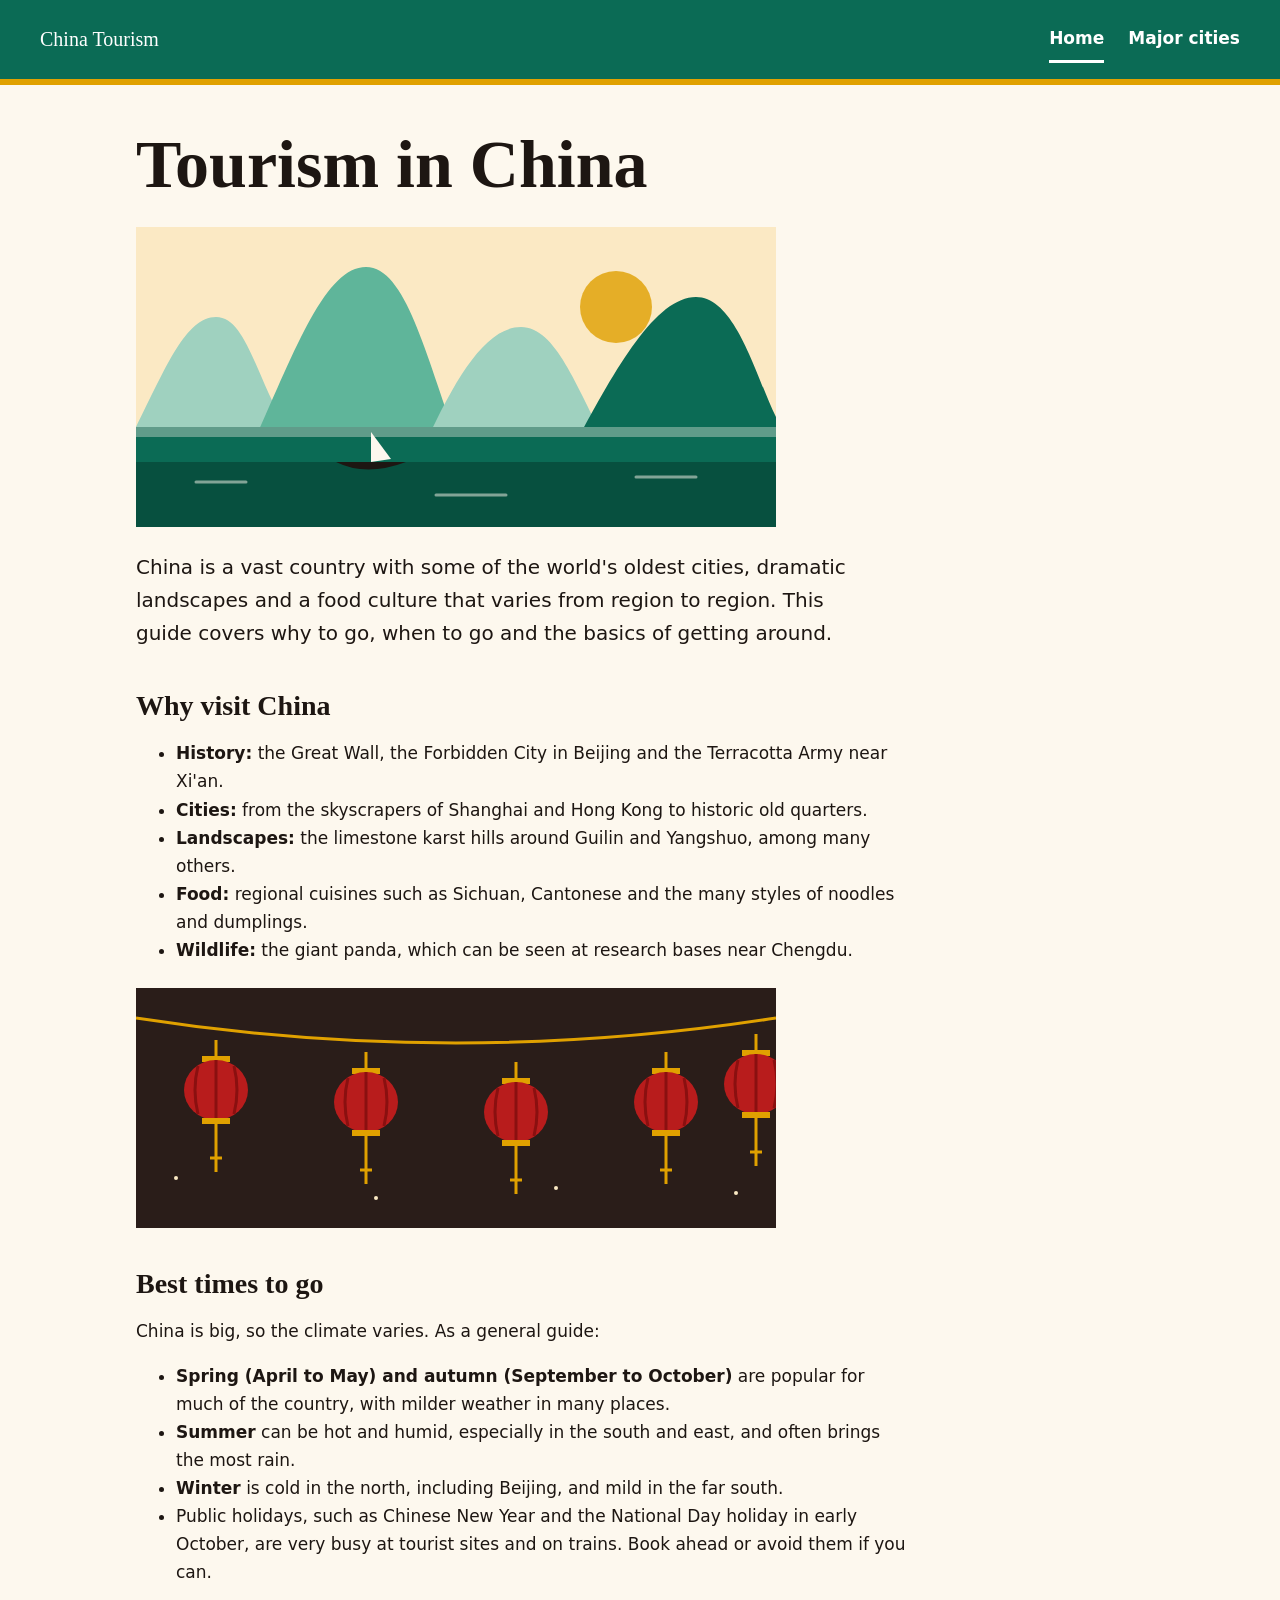
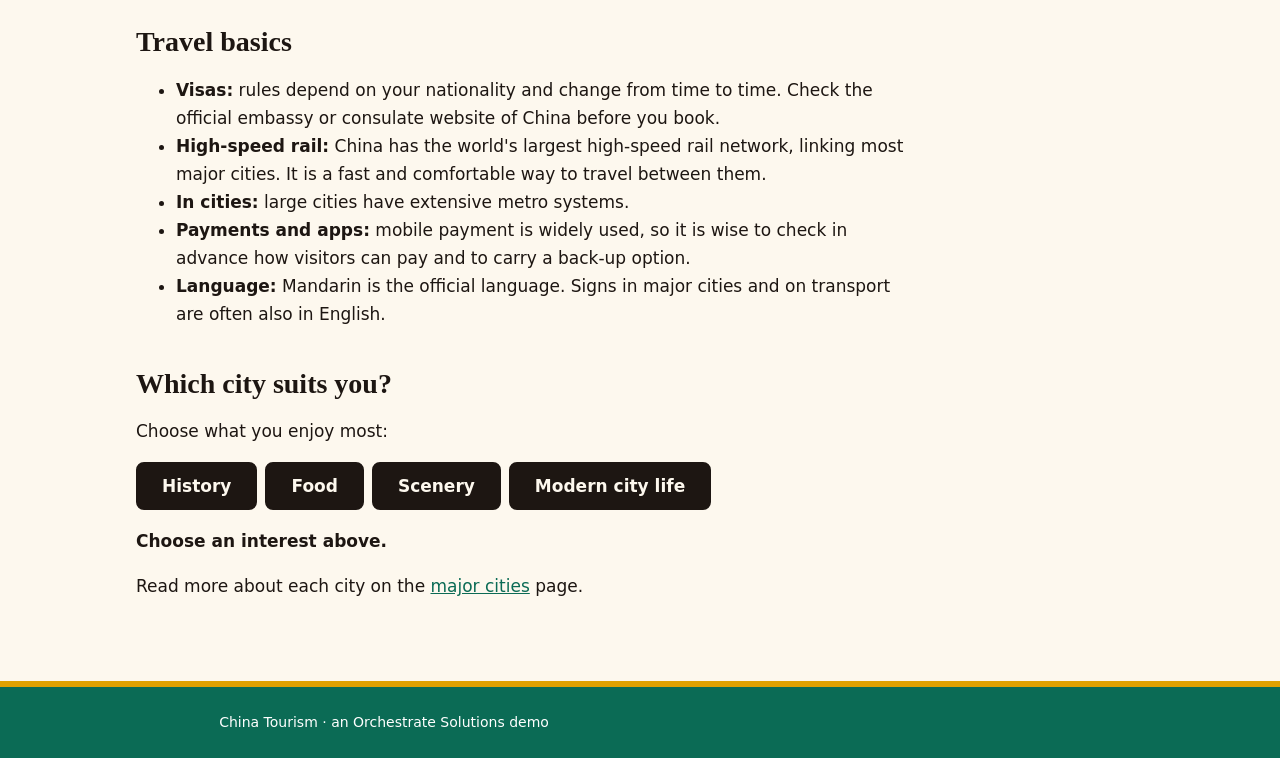
<file: index.html>
<!doctype html>
<html lang="en">
<head>
  <meta charset="utf-8">
  <meta name="viewport" content="width=device-width, initial-scale=1">
  <title>Home | China Tourism</title>
  <link rel="stylesheet" href="css/tokens.css">
  <link rel="stylesheet" href="css/layout.css">
  <link rel="stylesheet" href="css/site.css">
</head>
<body>
  <a class="skip-link" href="#main">Skip to content</a>
  <header class="site-header">
    <a class="brand" href="index.html">China Tourism</a>
    <nav aria-label="Main">
      <ul>
        <li><a href="index.html">Home</a></li>
        <li><a href="pages/cities.html">Major cities</a></li>
      </ul>
    </nav>
  </header>
  <main id="main">
    <h1>Tourism in China</h1>
    <img src="assets/karst-mountains.svg" width="640" height="300" style="max-width:100%;height:auto" alt="Misty green limestone peaks over a river with a small boat">
    <p class="lead">China is a vast country with some of the world's oldest cities, dramatic landscapes and a food culture that varies from region to region. This guide covers why to go, when to go and the basics of getting around.</p>

    <section aria-labelledby="why">
      <h2 id="why">Why visit China</h2>
      <ul>
        <li><strong>History:</strong> the Great Wall, the Forbidden City in Beijing and the Terracotta Army near Xi'an.</li>
        <li><strong>Cities:</strong> from the skyscrapers of Shanghai and Hong Kong to historic old quarters.</li>
        <li><strong>Landscapes:</strong> the limestone karst hills around Guilin and Yangshuo, among many others.</li>
        <li><strong>Food:</strong> regional cuisines such as Sichuan, Cantonese and the many styles of noodles and dumplings.</li>
        <li><strong>Wildlife:</strong> the giant panda, which can be seen at research bases near Chengdu.</li>
      </ul>
    </section>

    <section aria-labelledby="when">
      <img src="assets/lanterns.svg" width="640" height="240" style="max-width:100%;height:auto" alt="A string of red paper lanterns against a dark evening sky">

      <h2 id="when">Best times to go</h2>
      <p>China is big, so the climate varies. As a general guide:</p>
      <ul>
        <li><strong>Spring (April to May) and autumn (September to October)</strong> are popular for much of the country, with milder weather in many places.</li>
        <li><strong>Summer</strong> can be hot and humid, especially in the south and east, and often brings the most rain.</li>
        <li><strong>Winter</strong> is cold in the north, including Beijing, and mild in the far south.</li>
        <li>Public holidays, such as Chinese New Year and the National Day holiday in early October, are very busy at tourist sites and on trains. Book ahead or avoid them if you can.</li>
      </ul>
    </section>

    <section aria-labelledby="basics">
      <h2 id="basics">Travel basics</h2>
      <ul>
        <li><strong>Visas:</strong> rules depend on your nationality and change from time to time. Check the official embassy or consulate website of China before you book.</li>
        <li><strong>High-speed rail:</strong> China has the world's largest high-speed rail network, linking most major cities. It is a fast and comfortable way to travel between them.</li>
        <li><strong>In cities:</strong> large cities have extensive metro systems.</li>
        <li><strong>Payments and apps:</strong> mobile payment is widely used, so it is wise to check in advance how visitors can pay and to carry a back-up option.</li>
        <li><strong>Language:</strong> Mandarin is the official language. Signs in major cities and on transport are often also in English.</li>
      </ul>
    </section>

    <section aria-labelledby="pick">
      <h2 id="pick">Which city suits you?</h2>
      <p>Choose what you enjoy most:</p>
      <div id="interest-buttons" role="group" aria-label="Interests"></div>
      <p id="interest-result" role="status" aria-live="polite">Choose an interest above.</p>
      <p>Read more about each city on the <a href="pages/cities.html">major cities</a> page.</p>
    </section>
  </main>
  <footer class="site-footer"><p>China Tourism &middot; an Orchestrate Solutions demo</p></footer>
  <script src="js/nav.js"></script>
  <script src="js/app.js"></script>
</body>
</html>
</file>
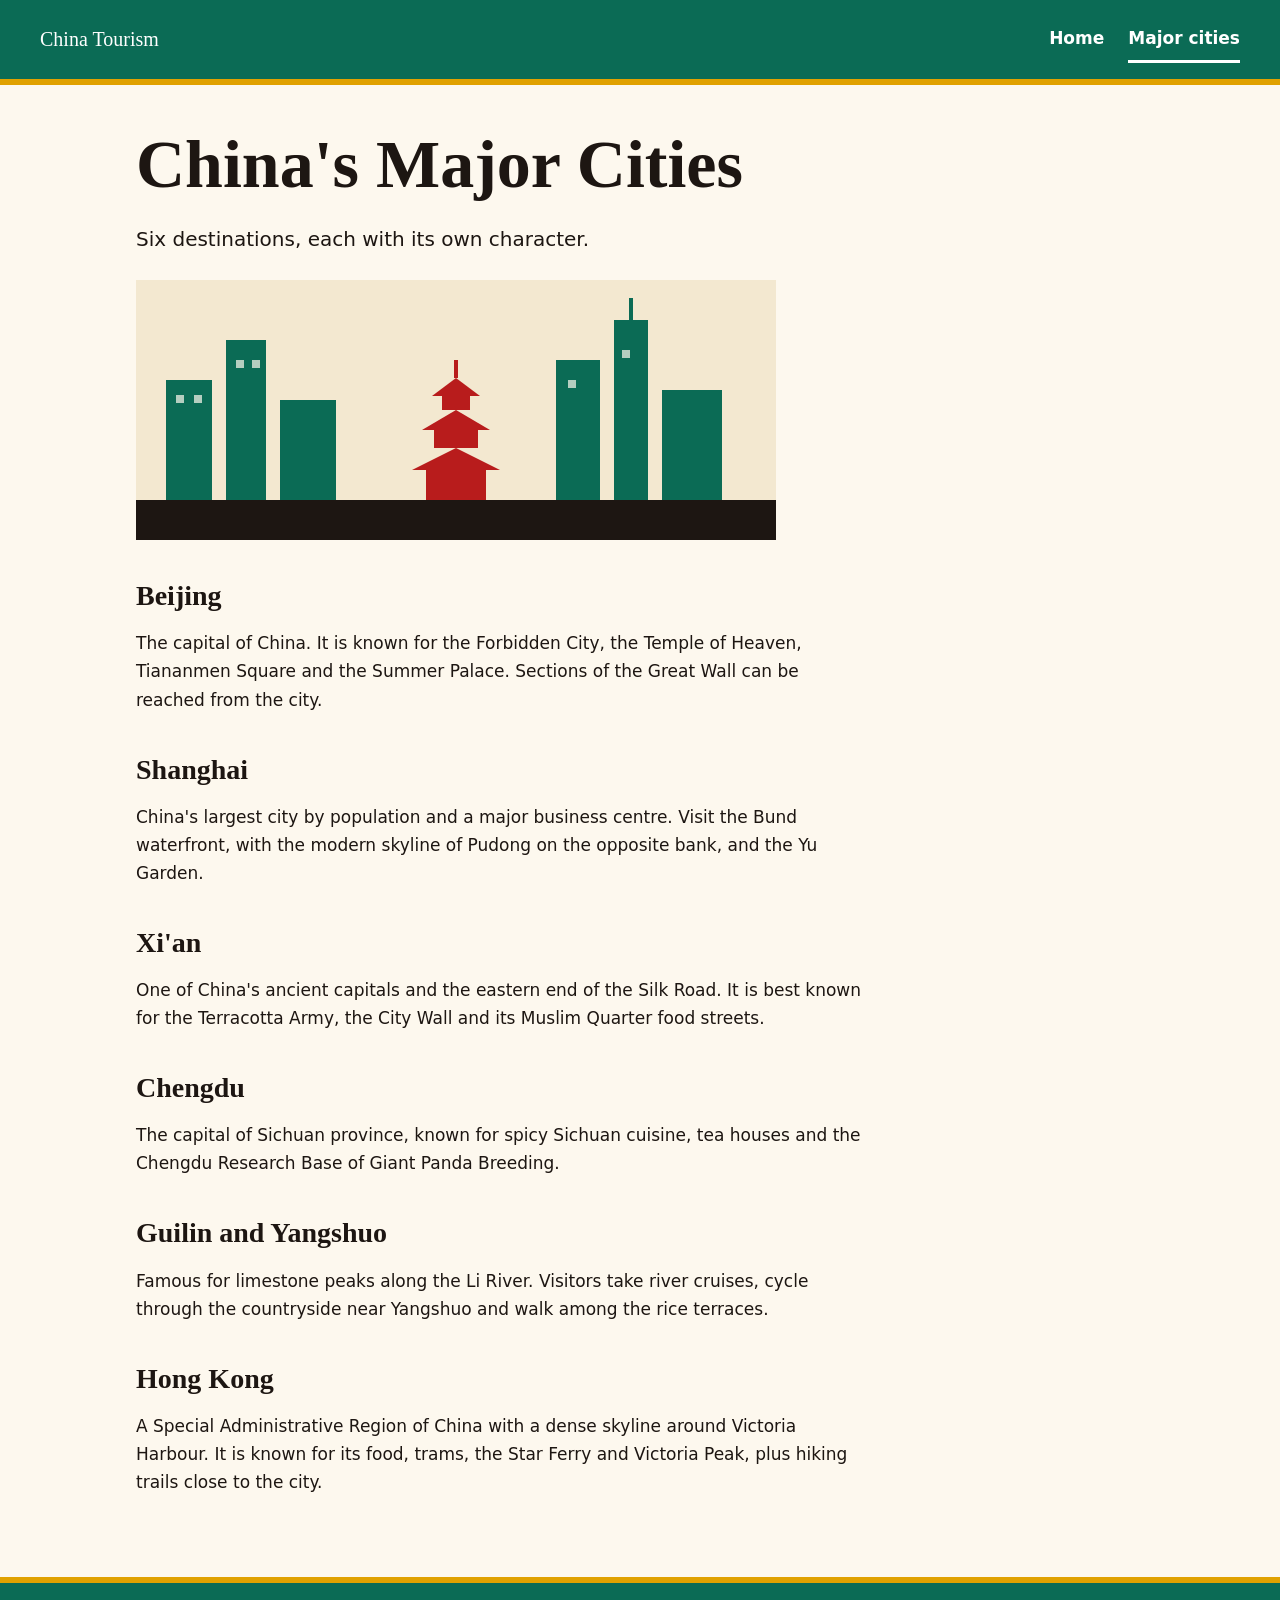
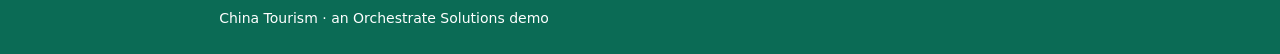
<file: pages/cities.html>
<!doctype html>
<html lang="en">
<head>
  <meta charset="utf-8">
  <meta name="viewport" content="width=device-width, initial-scale=1">
  <title>Major cities | China Tourism</title>
  <link rel="stylesheet" href="../css/tokens.css">
  <link rel="stylesheet" href="../css/layout.css">
  <link rel="stylesheet" href="../css/site.css">
</head>
<body>
  <a class="skip-link" href="#main">Skip to content</a>
  <header class="site-header">
    <a class="brand" href="../index.html">China Tourism</a>
    <nav aria-label="Main">
      <ul>
        <li><a href="../index.html">Home</a></li>
        <li><a href="../pages/cities.html">Major cities</a></li>
      </ul>
    </nav>
  </header>
  <main id="main">
    <h1>China's Major Cities</h1>
    <p class="lead">Six destinations, each with its own character.</p>

    <img src="../assets/skyline.svg" width="640" height="260" style="max-width:100%;height:auto" alt="Modern city skyline with a traditional tiered pagoda in front">

    <section aria-labelledby="beijing">
      <h2 id="beijing">Beijing</h2>
      <p>The capital of China. It is known for the Forbidden City, the Temple of Heaven, Tiananmen Square and the Summer Palace. Sections of the Great Wall can be reached from the city.</p>
    </section>

    <section aria-labelledby="shanghai">
      <h2 id="shanghai">Shanghai</h2>
      <p>China's largest city by population and a major business centre. Visit the Bund waterfront, with the modern skyline of Pudong on the opposite bank, and the Yu Garden.</p>
    </section>

    <section aria-labelledby="xian">
      <h2 id="xian">Xi'an</h2>
      <p>One of China's ancient capitals and the eastern end of the Silk Road. It is best known for the Terracotta Army, the City Wall and its Muslim Quarter food streets.</p>
    </section>

    <section aria-labelledby="chengdu">
      <h2 id="chengdu">Chengdu</h2>
      <p>The capital of Sichuan province, known for spicy Sichuan cuisine, tea houses and the Chengdu Research Base of Giant Panda Breeding.</p>
    </section>

    <section aria-labelledby="guilin">
      <h2 id="guilin">Guilin and Yangshuo</h2>
      <p>Famous for limestone peaks along the Li River. Visitors take river cruises, cycle through the countryside near Yangshuo and walk among the rice terraces.</p>
    </section>

    <section aria-labelledby="hongkong">
      <h2 id="hongkong">Hong Kong</h2>
      <p>A Special Administrative Region of China with a dense skyline around Victoria Harbour. It is known for its food, trams, the Star Ferry and Victoria Peak, plus hiking trails close to the city.</p>
    </section>
  </main>
  <footer class="site-footer"><p>China Tourism &middot; an Orchestrate Solutions demo</p></footer>
  <script src="../js/nav.js"></script>
  <script src="../js/app.js"></script>
</body>
</html>
</file>
<file: css/tokens.css>
:root {
  /* Palette: vermilion, jade, imperial gold, ink on warm rice paper. Vivid but restrained.
     Contrast: --ink on --bg 16:1; --on-accent on --accent 6.2:1; --on-jade on --jade 8:1; --muted on --bg 7.6:1 */
  --bg: #fdf8ee;
  --surface: #f3e8d0;
  --ink: #1d1612;
  --muted: #55473c;
  --accent: #b81c1c;
  --accent-dark: #8a1010;
  --on-accent: #ffffff;
  --jade: #0b6b55;
  --on-jade: #ffffff;
  --gold: #e0a100;
  --border: #d9c9a8;
  --focus: #0050d8;

  /* Type: system fonts only; no imitation "oriental" display faces. Clean serif headings, sans body. */
  --font-display: Georgia, "Iowan Old Style", "Palatino Linotype", serif;
  --font-body: system-ui, -apple-system, "Segoe UI", Roboto, "Noto Sans", Arial, sans-serif;
  --text-sm: 0.875rem;
  --text-base: 1.0625rem;
  --text-lg: 1.25rem;
  --text-xl: 1.75rem;
  --text-2xl: clamp(2rem, 5vw, 3rem);
  --text-3xl: clamp(2.5rem, 7vw, 4.25rem);
  --leading: 1.65;
  --leading-tight: 1.12;

  --space-1: 0.25rem;
  --space-2: 0.5rem;
  --space-3: 1rem;
  --space-4: 1.5rem;
  --space-5: 2.5rem;
  --space-6: 4rem;
  --radius: 8px;
  --radius-lg: 16px;
  --max-width: 68rem;
}

@media (prefers-color-scheme: dark) {
  :root {
    --bg: #1a1210;
    --surface: #2a1d19;
    --ink: #fbf0dc;
    --muted: #dccbb0;
    --accent: #ff6a5c;
    --on-accent: #1a1210;
    --jade: #5cd0b0;
    --on-jade: #1a1210;
    --border: #4d3a30;
    --focus: #7fb0ff;
  }
}
</file>
<file: css/layout.css>
/* UI/UX: layout, header, nav, footer. Mobile first. */
*, *::before, *::after { box-sizing: border-box; }
body { margin: 0; background: var(--bg); color: var(--ink); font-family: var(--font-body); font-size: var(--text-base); line-height: var(--leading); }

:where(a, button, input, select, textarea, summary):focus-visible { outline: 3px solid var(--focus); outline-offset: 3px; }

.skip-link { position: absolute; left: var(--space-3); top: -4rem; z-index: 100; padding: var(--space-2) var(--space-3); background: var(--gold); color: #1d1612; font-weight: 700; border-radius: 6px; }
.skip-link:focus { top: var(--space-2); }

.site-header { position: relative; display: flex; flex-wrap: wrap; align-items: center; justify-content: space-between; gap: var(--space-2) var(--space-3); padding: var(--space-3); background: var(--jade); color: var(--on-jade); border-bottom: 6px solid var(--gold); }
.brand { color: var(--on-jade); font-family: var(--font-display); font-size: var(--text-lg); letter-spacing: 0; text-decoration: none; }
.site-header nav ul { display: flex; flex-wrap: wrap; gap: var(--space-1) var(--space-3); margin: 0; padding: 0; list-style: none; }
.site-header nav a { display: inline-block; padding: var(--space-2) 0; min-height: 44px; color: var(--on-jade); text-decoration: none; font-weight: 600; border-bottom: 3px solid transparent; }
.site-header nav a:hover { border-bottom-color: var(--on-jade); }
.site-header nav a[aria-current="page"] { border-bottom-color: var(--on-jade); font-weight: 800; }
.site-header a:focus-visible, .nav-toggle:focus-visible { outline-color: var(--on-jade); }

/* Menu button: only added by nav.js, so without JS the links simply show. */
.nav-toggle { min-height: 44px; min-width: 44px; padding: var(--space-2) var(--space-3); background: transparent; color: var(--on-jade); border: 2px solid var(--on-jade); border-radius: var(--radius); font: inherit; font-weight: 700; cursor: pointer; }
.js .site-header nav { flex-basis: 100%; }
.js .site-header nav[hidden] { display: none; }
.js .site-header nav ul { flex-direction: column; gap: 0; }
.js .site-header nav a { display: block; width: 100%; }

main { max-width: var(--max-width); margin: 0 auto; padding: var(--space-4) var(--space-3) var(--space-5); }
img, svg { max-width: 100%; height: auto; }

.site-footer { padding: var(--space-4) var(--space-3); background: var(--jade); color: var(--on-jade); border-top: 6px solid var(--gold); text-align: center; font-size: var(--text-sm); }
.site-footer p { margin: 0; }

@media (min-width: 48rem) {
  .site-header { padding: var(--space-3) var(--space-5); flex-wrap: nowrap; }
  .nav-toggle { display: none; }
  .js .site-header nav, .js .site-header nav[hidden] { display: block; flex-basis: auto; }
  .js .site-header nav ul { flex-direction: row; gap: var(--space-1) var(--space-4); }
  .js .site-header nav a { display: inline-block; width: auto; }
  main { padding: var(--space-5) var(--space-5) var(--space-6); }
}

@media (prefers-reduced-motion: reduce) { * { scroll-behavior: auto !important; transition: none !important; } }
</file>
<file: css/site.css>
/* Lead Dev: content styles (uses tokens.css; page shell is in layout.css) */
h1, h2, h3 { font-family: var(--font-display, inherit); line-height: 1.15; }
h1 { font-size: var(--text-3xl, 2.5rem); margin: 0 0 var(--space-3, 1rem); }
h2 { font-size: var(--text-xl, 1.6rem); margin: var(--space-5, 2.5rem) 0 var(--space-3, 1rem); }
.lead { font-size: var(--text-lg, 1.25rem); max-width: 46rem; }
p, li { max-width: 46rem; }
main a { color: var(--jade); }
main a:hover { color: var(--accent-dark); }
main img { display: block; margin: var(--space-4, 1.5rem) 0; }

#interest-buttons { display: flex; flex-wrap: wrap; gap: var(--space-2, 0.5rem); }
main button { min-height: 44px; padding: var(--space-2, 0.5rem) var(--space-4, 1.5rem); background: var(--ink); color: var(--bg); border: 2px solid var(--ink); border-radius: var(--radius, 4px); font: inherit; font-weight: 700; cursor: pointer; }
main button:hover { background: var(--accent-dark); border-color: var(--accent-dark); color: var(--on-accent); }
#interest-result { min-height: 1.6em; font-weight: 700; }

@media (prefers-color-scheme: dark) {
  main a:hover { color: var(--accent); }
  main button:hover { background: var(--accent); border-color: var(--accent); }
}
</file>
